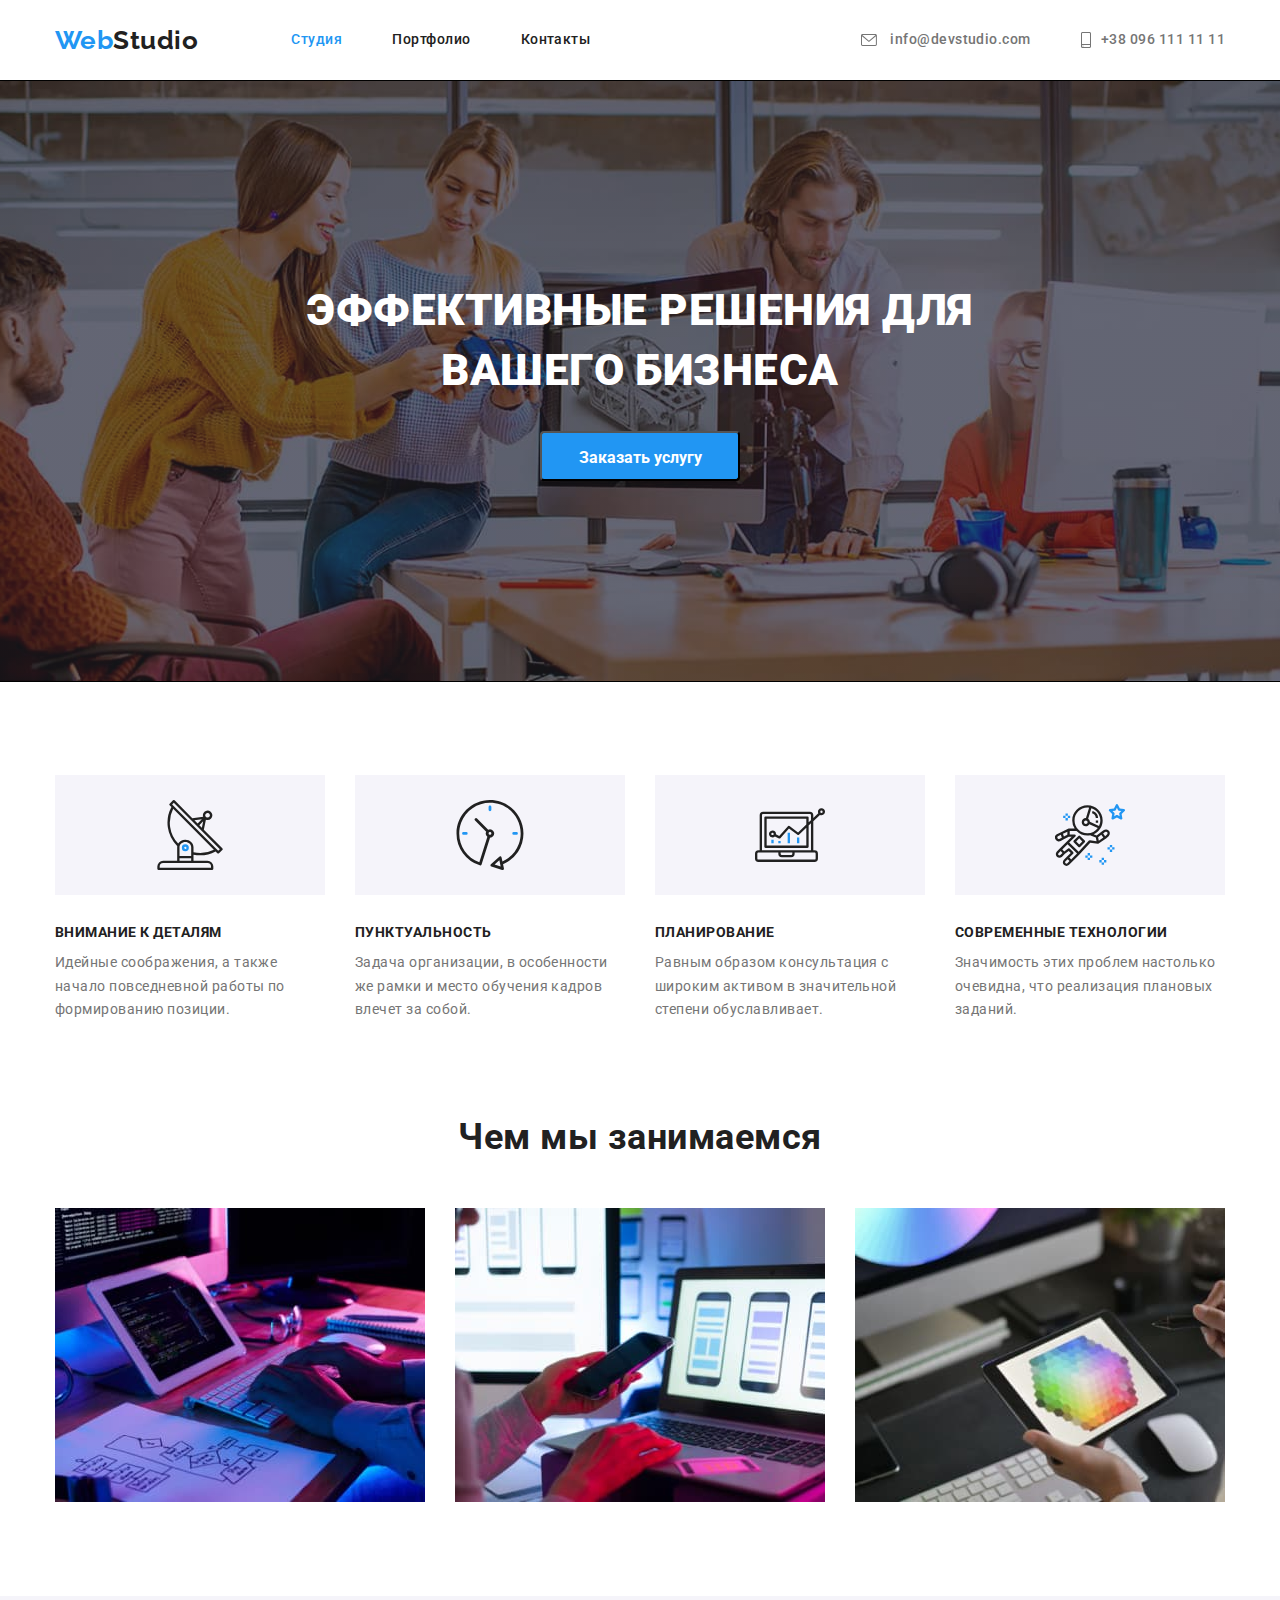
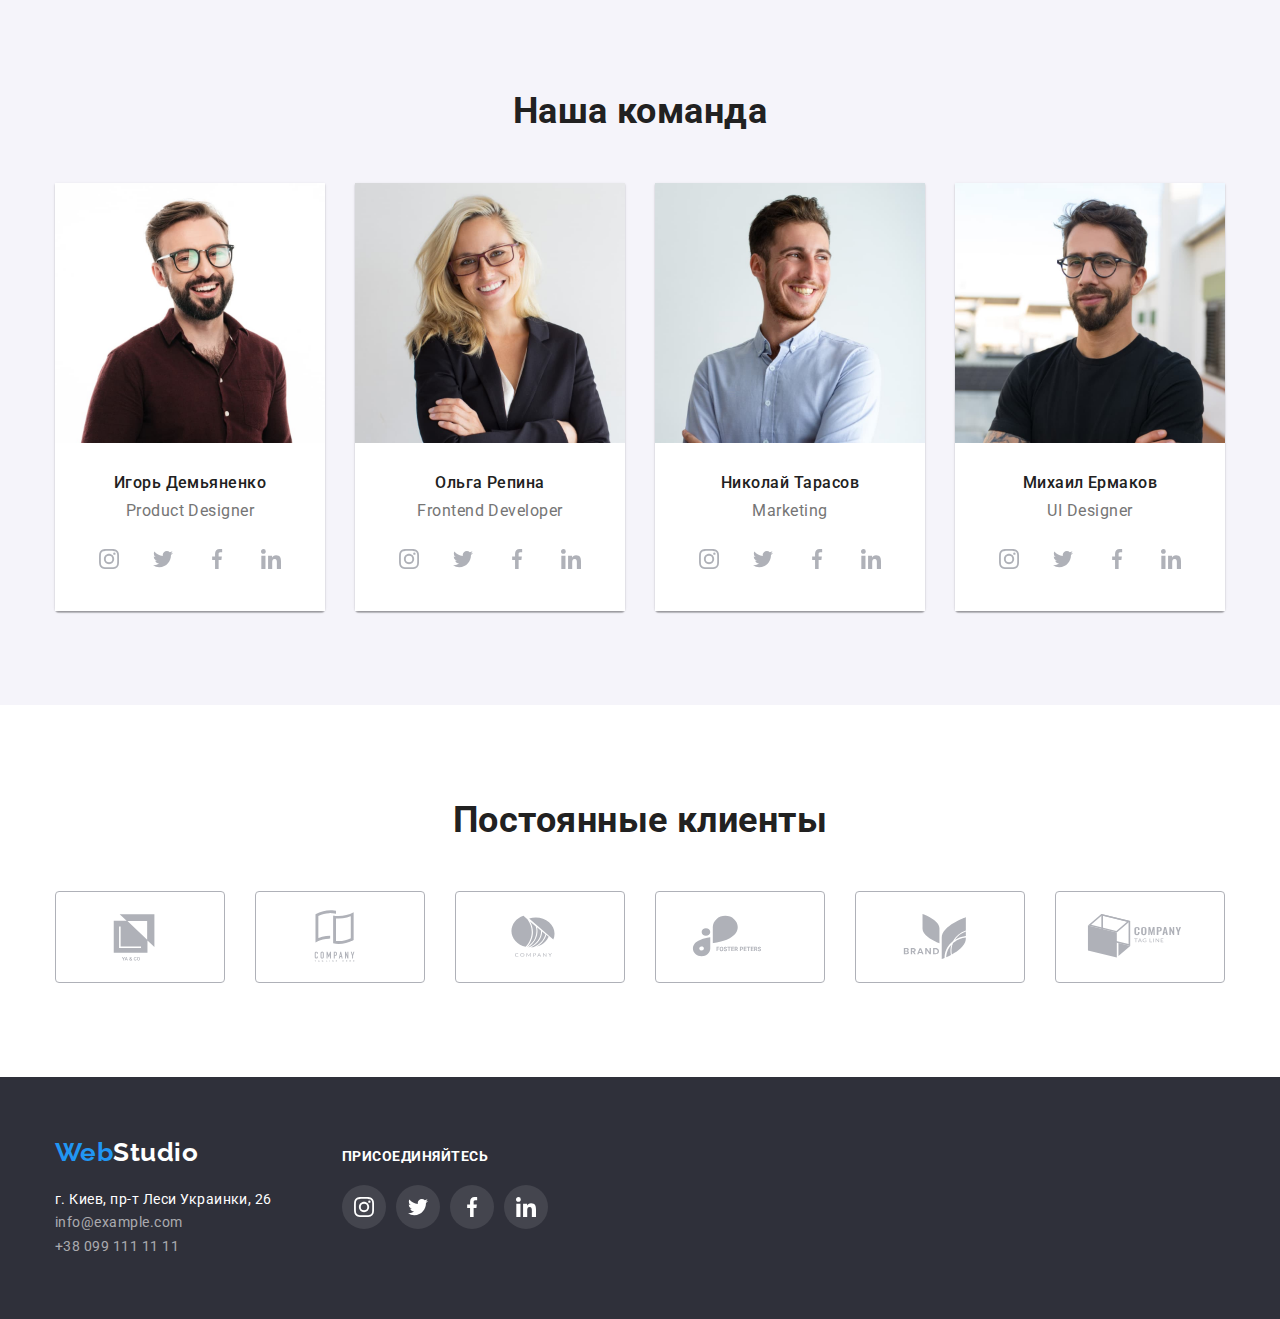
<file: index.html>
<!DOCTYPE html>
<html lang="ru">

<head>
  <meta charset="UTF-8" />
  <meta http-equiv="X-UA-Compatible" content="IE=edge" />
  <meta name="viewport" content="width=device-width, initial-scale=1.0" />
  <title>WebStudio</title>
  <link rel="preconnect" href="https://fonts.googleapis.com" />
  <link rel="preconnect" href="https://fonts.gstatic.com" crossorigin />
  <link rel="preconnect" href="https://fonts.googleapis.com" />
  <link rel="preconnect" href="https://fonts.gstatic.com" crossorigin />
  <link href="https://fonts.googleapis.com/css2?family=Raleway:wght@700&family=Roboto:wght@400;500;700;900&display=swap"
    rel="stylesheet" />
  <link rel="stylesheet" href="https://cdnjs.cloudflare.com/ajax/libs/modern-normalize/1.1.0/modern-normalize.css" />
  <link rel="stylesheet" href="./css/styles.css" />
</head>

<body>
  <!--Header section-->
  <header class="border">
    <div class="header container">
      <a class="header logo" href="" lang="en">Web<span class="logo-accent">Studio</span></a>
      <nav class="header-nav">
        <ul class="list header-list">
          <li><a class="header-link current" href="./index.html">Студия</a></li>
          <li><a class="header-link" href="./portfolio.html">Портфолио</a></li>
          <li><a class="header-link" href="#contacts">Контакты</a></li>
        </ul>
      </nav>
      <ul class="header-contacts-nav list">
        <li class="header-mail">
          <a href="mailto:info@devstudio.com"><svg class="mail-icon icon" width="16" height="12">
              <use href="./images/icons.svg#envelope"></use>
            </svg>
            info@devstudio.com</a>
        </li>
        <li class="header-phone">
          <a href="tel:+380961111111"><svg class="tel-icon icon" width="10" height="16">
              <use href="./images/icons.svg#smartphone"></use>
            </svg>+38 096 111 11 11</a>
        </li>
      </ul>
    </div>
  </header>
  <!-- Main section -->
  <main>
    <!--Hero-->
    <section class="hero-section">
      <div class="container hero-container">
        <h1 class="hero-title">Эффективные решения для вашего бизнеса</h1>
        <button class="hero-button" type="button">Заказать услугу</button>
      </div>
    </section>

    <!--Features-->
    <section class="features section">
      <div class="container">
        <h2 class="visually-hidden">Преимущества</h2>
        <ul class="features-list list">
          <li class="features-item">
            <div class="features-icon-container">
              <svg class="antenna-icon" width="70" height="70">
                <use href="./images/icons.svg#antenna"></use>
              </svg>
            </div>
            <h3 class="features-item-title">Внимание к деталям</h3>
            <p class="features-descr">
              Идейные соображения, а также начало повседневной работы по формированию позиции.
            </p>
          </li>
          <li class="features-item">
            <div class="features-icon-container">
              <svg class="clock-icon" width="70" height="70">
                <use href="./images/icons.svg#clock"></use>
              </svg>
            </div>
            <h3 class="features-item-title">Пунктуальность</h3>
            <p class="features-descr">
              Задача организации, в особенности же рамки и место обучения кадров влечет за собой.
            </p>
          </li>
          <li class="features-item">
            <div class="features-icon-container">
              <svg class="diagram-icon" width="70" height="70">
                <use href="./images/icons.svg#diagram"></use>
              </svg>
            </div>
            <h3 class="features-item-title">Планирование</h3>
            <p class="features-descr">
              Равным образом консультация с широким активом в значительной степени обуславливает.
            </p>
          </li>
          <li class="features-item">
            <div class="features-icon-container">
              <svg class="astronaut-icon" width="70" height="70">
                <use href="./images/icons.svg#astronaut"></use>
              </svg>
            </div>
            <h3 class="features-item-title">Современные технологии</h3>
            <p class="features-descr">
              Значимость этих проблем настолько очевидна, что реализация плановых заданий.
            </p>
          </li>
        </ul>
      </div>
    </section>
    <!--About -->
    <section class="about section">
      <div class="container">
        <h2 class="about-title">Чем мы занимаемся</h2>
        <ul class="about-list list">
          <li class="about-item">
            <img class="about-img" src="./images/about/box1.jpg" alt="Разрабатываем сайты" width="370" height="294" />
          </li>
          <li class="about-item">
            <img class="about-img" src="./images/about/box2.jpg" alt="Адаптируем сайты под разные устройства"
              width="370" height="294" />
          </li>
          <li class="about-item">
            <img class="about-img" src="./images/about/box3.jpg" alt="Оформляем дизайн" width="370" height="294" />
          </li>
        </ul>
      </div>
    </section>
    <!--Team-->
    <section class="team section">
      <div class="container">
        <h2 class="team-title">Наша команда</h2>
        <ul class="team-list list">
          <li class="team-item">
            <img class="team-img" src="./images/team/team1.jpg" alt="Дизайнер проекта" width="270" height="260" />
            <div class="team-card-descr">
              <h3 class="team-uppertitle">Игорь Демьяненко</h3>
              <p class="team-item-title" lang="en">Product Designer</p>
              <ul class="socials list">
                <li class="socials-item">
                  <a class="socials-link link" href="" target="_blank" rel="noopener noreferrer" aria-label="instagram">
                    <svg class="socials-icon" width="20" height="20">
                      <use href="./images/icons.svg#instagram"></use>
                    </svg></a>
                </li>
                <li class="socials-item">
                  <a class="socials-link link" href="" target="_blank" rel="noopener noreferrer"
                    aria-label="twitter"><svg class="socials-icon" width="20" height="20">
                      <use href="./images/icons.svg#twitter"></use>
                    </svg></a>
                </li>
                <li class="socials-item">
                  <a class="socials-link link" href="" target="_blank" rel="noopener noreferrer"
                    aria-label="facebook"><svg class="socials-icon" width="20" height="20">
                      <use href="./images/icons.svg#facebook"></use>
                    </svg></a>
                </li>
                <li class="socials-item">
                  <a class="socials-link link" href="" target="_blank" rel="noopener noreferrer"
                    aria-label="linkedin"><svg class="socials-icon" width="20" height="20">
                      <use href="./images/icons.svg#linkedin"></use>
                    </svg></a>
                </li>
              </ul>
            </div>
          </li>
          <li class="team-item">
            <img class="team-img" src="./images/team/team2.jpg" alt="Фронтенд разработчик" width="270" height="260" />
            <div class="team-card-descr">
              <h3 class="team-uppertitle">Ольга Репина</h3>
              <p class="team-item-title" lang="en">Frontend Developer</p>
              <ul class="socials list">
                <li class="socials-item">
                  <a class="socials-link link" href="" target="_blank" rel="noopener noreferrer" aria-label="instagram">
                    <svg class="socials-icon" width="20" height="20">
                      <use href="./images/icons.svg#instagram"></use>
                    </svg></a>
                </li>
                <li class="socials-item">
                  <a class="socials-link link" href="" target="_blank" rel="noopener noreferrer"
                    aria-label="twitter"><svg class="socials-icon" width="20" height="20">
                      <use href="./images/icons.svg#twitter"></use>
                    </svg></a>
                </li>
                <li class="socials-item">
                  <a class="socials-link link" href="" target="_blank" rel="noopener noreferrer"
                    aria-label="facebook"><svg class="socials-icon" width="20" height="20">
                      <use href="./images/icons.svg#facebook"></use>
                    </svg></a>
                </li>
                <li class="socials-item">
                  <a class="socials-link link" href="" target="_blank" rel="noopener noreferrer"
                    aria-label="linkedin"><svg class="socials-icon" width="20" height="20">
                      <use href="./images/icons.svg#linkedin"></use>
                    </svg></a>
                </li>
              </ul>
            </div>
          </li>
          <li class="team-item">
            <img class="team-img" src="./images/team/team3.jpg" alt="Маркетолог" width="270" height="260" />
            <div class="team-card-descr">
              <h3 class="team-uppertitle">Николай Тарасов</h3>
              <p class="team-item-title" lang="en">Marketing</p>
              <ul class="socials list">
                <li class="socials-item">
                  <a class="socials-link link" href="" target="_blank" rel="noopener noreferrer" aria-label="instagram">
                    <svg class="socials-icon" width="20" height="20">
                      <use href="./images/icons.svg#instagram"></use>
                    </svg></a>
                </li>
                <li class="socials-item">
                  <a class="socials-link link" href="" target="_blank" rel="noopener noreferrer"
                    aria-label="twitter"><svg class="socials-icon" width="20" height="20">
                      <use href="./images/icons.svg#twitter"></use>
                    </svg></a>
                </li>
                <li class="socials-item">
                  <a class="socials-link link" href="" target="_blank" rel="noopener noreferrer"
                    aria-label="facebook"><svg class="socials-icon" width="20" height="20">
                      <use href="./images/icons.svg#facebook"></use>
                    </svg></a>
                </li>
                <li class="socials-item">
                  <a class="socials-link link" href="" target="_blank" rel="noopener noreferrer"
                    aria-label="linkedin"><svg class="socials-icon" width="20" height="20">
                      <use href="./images/icons.svg#linkedin"></use>
                    </svg></a>
                </li>
              </ul>
            </div>
          </li>
          <li class="team-item">
            <img class="team-img" src="./images/team/team4.jpg" alt="Дизайнер пользовательского интерфейса" width="270"
              height="260" />
            <div class="team-card-descr">
              <h3 class="team-uppertitle">Михаил Ермаков</h3>
              <p class="team-item-title" lang="en">UI Designer</p>
              <ul class="socials list">
                <li class="socials-item">
                  <a class="socials-link link" href="" target="_blank" rel="noopener noreferrer" aria-label="instagram">
                    <svg class="socials-icon" width="20" height="20">
                      <use href="./images/icons.svg#instagram"></use>
                    </svg></a>
                </li>
                <li class="socials-item">
                  <a class="socials-link link" href="" target="_blank" rel="noopener noreferrer"
                    aria-label="twitter"><svg class="socials-icon" width="20" height="20">
                      <use href="./images/icons.svg#twitter"></use>
                    </svg></a>
                </li>
                <li class="socials-item">
                  <a class="socials-link link" href="" target="_blank" rel="noopener noreferrer"
                    aria-label="facebook"><svg class="socials-icon" width="20" height="20">
                      <use href="./images/icons.svg#facebook"></use>
                    </svg></a>
                </li>
                <li class="socials-item">
                  <a class="socials-link link" href="" target="_blank" rel="noopener noreferrer"
                    aria-label="linkedin"><svg class="socials-icon" width="20" height="20">
                      <use href="./images/icons.svg#linkedin"></use>
                    </svg></a>
                </li>
              </ul>
            </div>
          </li>
        </ul>
      </div>
    </section>
    <section class="section clients">
      <div class="container">
        <h2 class="clients-title">Постоянные клиенты</h2>
        <ul class="clients-list list">
          <li class="clients-item">
            <a class="clients-link link" href="" target="_blank" rel="noopener noreferrer"
              aria-label="Логотип компании">
              <svg class="clients-icon icon" width="106" height="60">
                <use href="./images/icons.svg#logo-1"></use>
              </svg></a>
          </li>
          <li class="clients-item">
            <a class="clients-link link" href="" target="_blank" rel="noopener noreferrer"
              aria-label="Логотип компании">
              <svg class="clients-icon icon" width="106" height="60">
                <use href="./images/icons.svg#logo-2"></use>
              </svg></a>
          </li>
          <li class="clients-item">
            <a class="clients-link link" href="" target="_blank" rel="noopener noreferrer"
              aria-label="Логотип компании">
              <svg class="clients-icon icon" width="106" height="60">
                <use href="./images/icons.svg#logo-3"></use>
              </svg></a>
          </li>
          <li class="clients-item">
            <a class="clients-link link" href="" target="_blank" rel="noopener noreferrer"
              aria-label="Логотип компании">
              <svg class="clients-icon icon" width="106" height="60">
                <use href="./images/icons.svg#logo-4"></use>
              </svg></a>
          </li>
          <li class="clients-item">
            <a class="clients-link link" href="" target="_blank" rel="noopener noreferrer"
              aria-label="Логотип компании">
              <svg class="clients-icon icon" width="106" height="60">
                <use href="./images/icons.svg#logo-5"></use>
              </svg></a>
          </li>
          <li class="clients-item">
            <a class="clients-link link" href="" target="_blank" rel="noopener noreferrer"
              aria-label="Логотип компании">
              <svg class="clients-icon icon" width="106" height="60">
                <use href="./images/icons.svg#logo-6"></use>
              </svg></a>
          </li>
        </ul>
      </div>
    </section>
  </main>
  <!--footer-->
  <footer class="footer" id="contacts">
    <div class="container footer-block">
      <div class="footer-adress">
        <a class="footer-logo link" href="" lang="en">Web<span class="footer-logo-accent">Studio</span></a>
        <address class="address">
          <p>г. Киев, пр-т Леси Украинки, 26</p>
          <a class="email-link link" href="info@example.com">info@example.com</a>
          <a class="tel-link link" href="tel:+38091111111">+38 099 111 11 11</a>
        </address>
      </div>
      <div class="social-links">
        <h2 class="social-title">присоединяйтесь</h2>
        <ul class="socials list">
          <li class="social-item">
            <a class="social-link link" href="" target="_blank" rel="noopener noreferrer" aria-label="instagram">
              <svg class="socials-icon" width="20" height="20">
                <use href="./images/icons.svg#instagram"></use>
              </svg></a>
          </li>
          <li class="social-item">
            <a class="social-link link" href="" target="_blank" rel="noopener noreferrer" aria-label="twitter"><svg
                class="socials-icon" width="20" height="20">
                <use href="./images/icons.svg#twitter"></use>
              </svg></a>
          </li>
          <li class="socials-item">
            <a class="social-link link" href="" target="_blank" rel="noopener noreferrer" aria-label="facebook"><svg
                class="socials-icon" width="20" height="20">
                <use href="./images/icons.svg#facebook"></use>
              </svg></a>
          </li>
          <li class="socials-item">
            <a class="social-link link" href="" target="_blank" rel="noopener noreferrer" aria-label="linkedin"><svg
                class="socials-icon" width="20" height="20">
                <use href="./images/icons.svg#linkedin"></use>
              </svg></a>
          </li>
        </ul>
      </div>
    </div>
    </div>
  </footer>
</body>

</html>
</file>
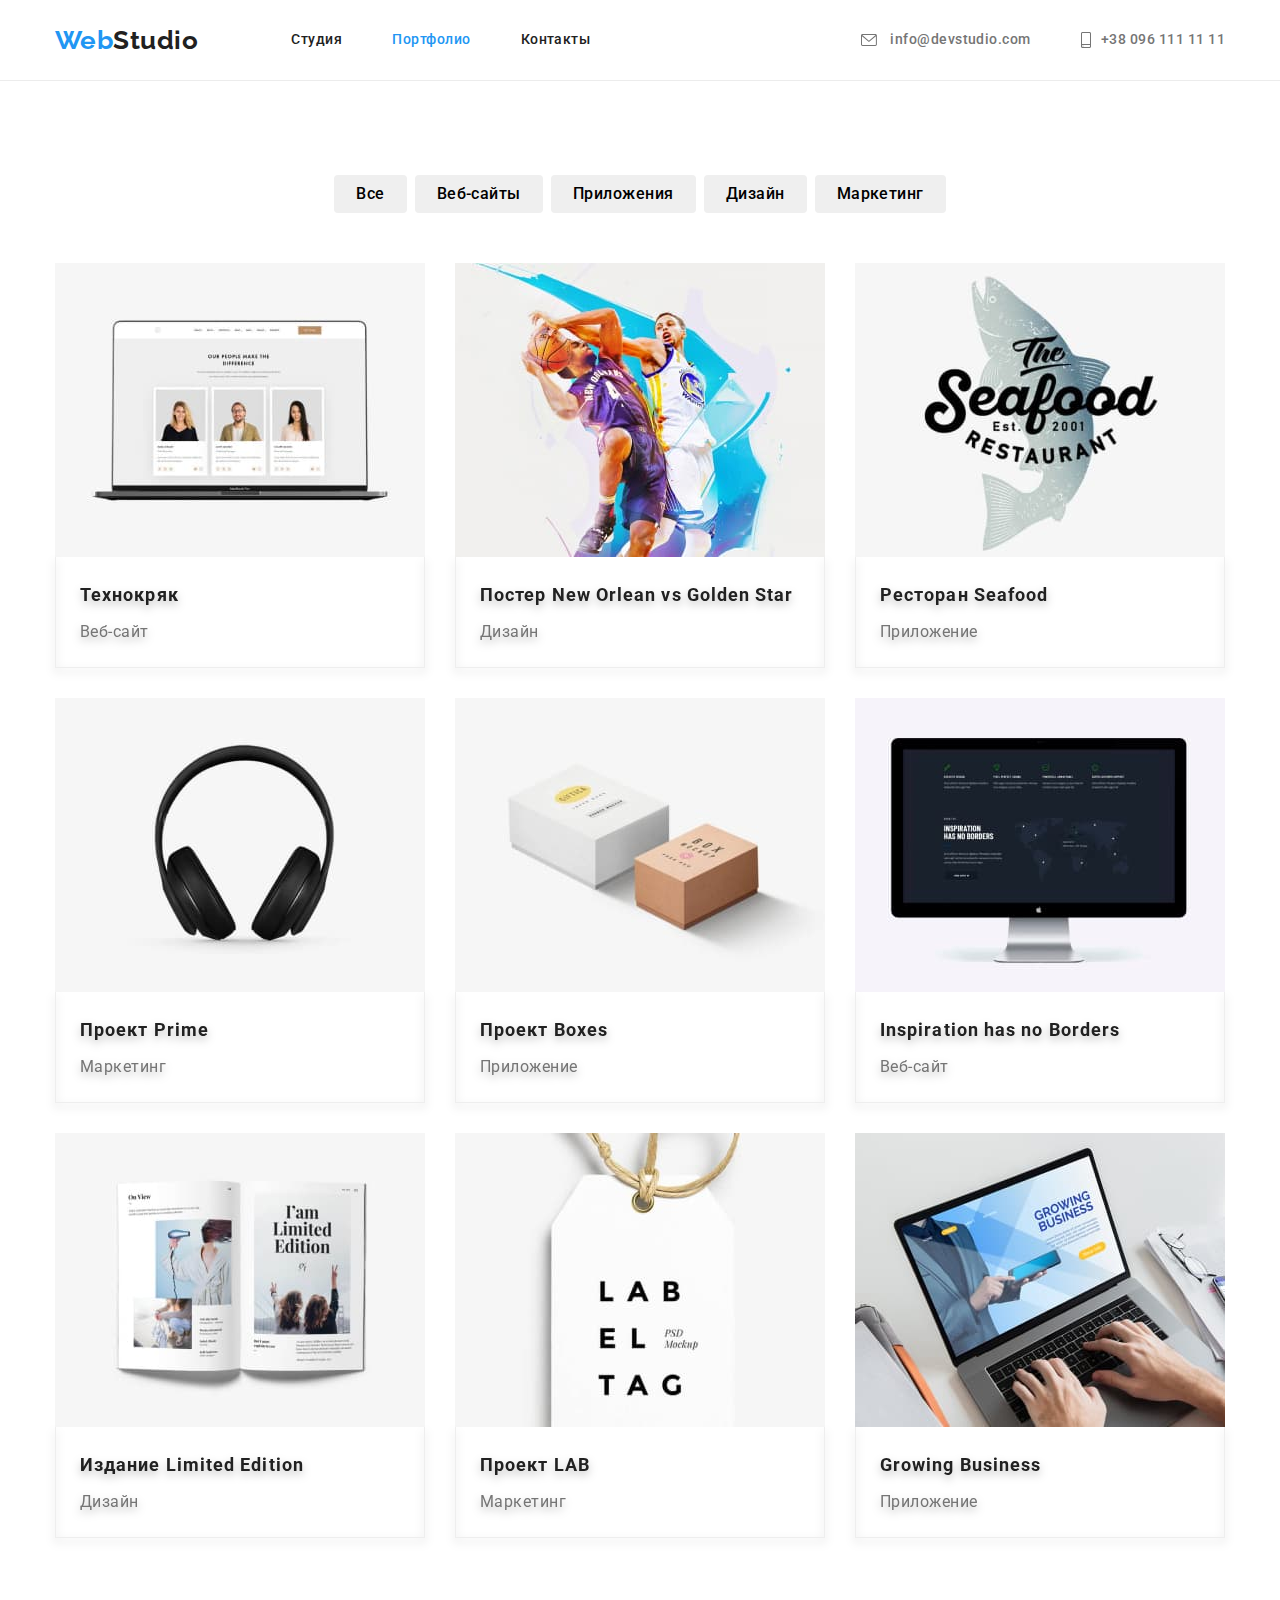
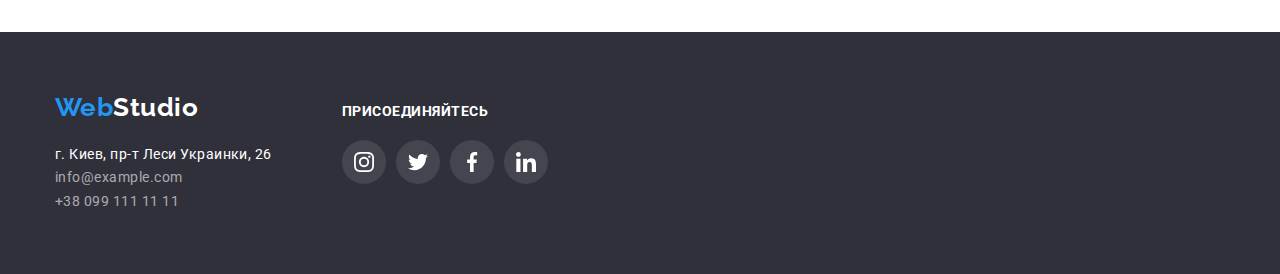
<file: portfolio.html>
<!DOCTYPE html>
<html lang="ru">
  <head>
    <meta charset="UTF-8" />
    <meta http-equiv="X-UA-Compatible" content="IE=edge" />
    <meta name="viewport" content="width=device-width, initial-scale=1.0" />
    <title>Portfolio</title>
    <link rel="preconnect" href="https://fonts.googleapis.com" />
    <link rel="preconnect" href="https://fonts.gstatic.com" crossorigin />
    <link rel="preconnect" href="https://fonts.googleapis.com" />
    <link rel="preconnect" href="https://fonts.gstatic.com" crossorigin />
    <link
      href="https://fonts.googleapis.com/css2?family=Raleway:wght@700&family=Roboto:wght@400;500;700;900&display=swap"
      rel="stylesheet"
    />
    <link
      rel="stylesheet"
      href="https://cdnjs.cloudflare.com/ajax/libs/modern-normalize/1.1.0/modern-normalize.css"
    />
    <link rel="stylesheet" href="./css/styles.css" />
  </head>

  <body>
    <!-- Top line -->
    <header class="border">
      <div class="header container">
        <a class="header logo" href="" lang="en">Web<span class="logo-accent">Studio</span></a>
        <nav class="header-nav">
          <ul class="list header-list">
            <li><a class="header-link" href="./index.html">Студия</a></li>
            <li><a class="header-link current" href="./portfolio.html">Портфолио</a></li>
            <li><a class="header-link" href="#contacts">Контакты</a></li>
          </ul>
        </nav>
        <ul class="header-contacts-nav list">
          <li class="header-mail">
            <a href="mailto:info@devstudio.com"
              ><svg class="mail-icon icon" width="16" height="12">
                <use href="./images/icons.svg#envelope"></use>
              </svg>
              info@devstudio.com</a
            >
          </li>
          <li class="header-phone">
            <a href="tel:+380961111111"
              ><svg class="tel-icon icon" width="10" height="16">
                <use href="./images/icons.svg#smartphone"></use></svg
              >+38 096 111 11 11</a
            >
          </li>
        </ul>
      </div>
    </header>

    <!-- Main section -->
    <main>
      <!-- Our works -->
      <section class="section">
        <div class="container">
          <!-- Hiden title -->
          <h1 class="visually-hidden">Portfolio</h1>
          <!-- Filter -->
          <ul class="filter list">
            <li><button class="btn" type="button">Все</button></li>
            <li><button class="btn" type="button">Веб-сайты</button></li>
            <li><button class="btn" type="button">Приложения</button></li>
            <li><button class="btn" type="button">Дизайн</button></li>
            <li><button class="btn" type="button">Маркетинг</button></li>
          </ul>
<!-- Projects -->
          <ul class="project list">
            <li class="project-cards item">
              <a class="card-link" href="#">
                <img
                  src="./images/studio/сайт_технокряк.jpg"
                  width="370"
                  height="294"
                  alt="на экране ноутбука изображения людей"
                />
                <div class="card-descr">
                  <h2 class="project-title">Технокряк</h2>
                  <p class="project-text">Веб-сайт</p>
                </div>
              </a>
            </li>
            <li class="project-cards item">
              <a class="card-link" href="#">
                <img
                  src="./images/studio/дизайн_постера.jpg"
                  width="370"
                  height="294"
                  alt="на постере 2 мужчины играют в баскетбол"
                />
                <div class="card-descr">
                  <h2 class="project-title">Постер New Orlean vs Golden Star</h2>
                  <p class="project-text">Дизайн</p>
                </div>
              </a>
            </li>
            <li class="project-cards item">
              <a class="card-link" href="#">
                <img
                  src="./images/studio/ресторан.jpg"
                  width="370"
                  height="294"
                  alt="на логотипе ресторана изображена рыба"
                />
                <div class="card-descr">
                  <h2 class="project-title">Ресторан Seafood</h2>
                  <p class="project-text">Приложение</p>
                </div>
              </a>
            </li>
            <li class="project-cards item">
              <a class="card-link" href="#">
                <img
                  src="./images/studio/проэкт_прайм.jpg"
                  width="370"
                  height="294"
                  alt="наушники"
                />
                <div class="card-descr">
                  <h2 class="project-title">Проект Prime</h2>
                  <p class="project-text">Маркетинг</p>
                </div>
              </a>
            </li>
            <li class="project-cards item">
              <a class="card-link" href="#">
                <img
                  src="./images/studio/проект_коробки.jpg"
                  width="370"
                  height="294"
                  alt="две коробки"
                />
                <div class="card-descr">
                  <h2 class="project-title">Проект Boxes</h2>
                  <p class="project-text">Приложение</p>
                </div>
              </a>
            </li>
            <li class="project-cards item">
              <a class="card-link" href="#">
                <img src="./images/studio/Inspiration.jpg" width="370" height="294" alt="монитор" />
                <div class="card-descr">
                  <h2 class="project-title">Inspiration has no Borders</h2>
                  <p class="project-text">Веб-сайт</p>
                </div>
              </a>
            </li>
            <li class="project-cards item">
              <a class="card-link" href="#">
                <img
                  src="./images/studio/издание.jpg"
                  width="370"
                  height="294"
                  alt="книжка с рисунками"
                />
                <div class="card-descr">
                  <h2 class="project-title">Издание Limited Edition</h2>
                  <p class="project-text">Дизайн</p>
                </div>
              </a>
            </li>
            <li class="project-cards item">
              <a class="card-link" href="#">
                <img
                  src="./images/studio/проект_лаб.jpg"
                  width="370"
                  height="294"
                  alt="ярлык с логотипом"
                />
                <div class="card-descr">
                  <h2 class="project-title">Проект LAB</h2>
                  <p class="project-text">Маркетинг</p>
                </div>
              </a>
            </li>
            <li class="project-cards item">
              <a class="card-link" href="#">
                <img
                  src="./images/studio/развивающийся_бизнес.jpg"
                  width="370"
                  height="294"
                  alt="на ноутбуке работает человек"
                />
                <div class="card-descr">
                  <h2 class="project-title">Growing Business</h2>
                  <p class="project-text">Приложение</p>
                </div>
              </a>
            </li>
          </ul>
        </div>
      </section>
    </main>
    <!--footer-->
    <footer class="footer" id="contacts">
    <div class="container footer-block">
      <div class="footer-adress">
        <a class="footer-logo link" href="" lang="en">Web<span class="footer-logo-accent">Studio</span></a>
        <address class="address">
          <p>г. Киев, пр-т Леси Украинки, 26</p>
          <a class="email-link link" href="info@example.com">info@example.com</a>
          <a class="tel-link link" href="tel:+38091111111">+38 099 111 11 11</a>
        </address>
      </div>
      <div class="social-links">
        <h2 class="social-title">присоединяйтесь</h2>
        <ul class="socials list">
          <li class="social-item">
            <a class="social-link link" href="" target="_blank" rel="noopener noreferrer" aria-label="instagram">
              <svg class="socials-icon" width="20" height="20">
                <use href="./images/icons.svg#instagram"></use>
              </svg></a>
          </li>
          <li class="social-item">
            <a class="social-link link" href="" target="_blank" rel="noopener noreferrer" aria-label="twitter"><svg
                class="socials-icon" width="20" height="20">
                <use href="./images/icons.svg#twitter"></use>
              </svg></a>
          </li>
          <li class="socials-item">
            <a class="social-link link" href="" target="_blank" rel="noopener noreferrer" aria-label="facebook"><svg
                class="socials-icon" width="20" height="20">
                <use href="./images/icons.svg#facebook"></use>
              </svg></a>
          </li>
          <li class="socials-item">
            <a class="social-link link" href="" target="_blank" rel="noopener noreferrer" aria-label="linkedin"><svg
                class="socials-icon" width="20" height="20">
                <use href="./images/icons.svg#linkedin"></use>
              </svg></a>
          </li>
        </ul>
      </div>
    </div>
    </div>
  </footer>
  </body>
</html>
</file>
<file: css/styles.css>
:root {
  /* Color */
  --primary-color: #757575;
  --secondary-color: #212121;
  --accent-color: #2196f3;
  --logo-color: #000000;
  --primary-white-color: #ffffff;
  --bg-darkgrey-color: #2f303a;
  --secondary-bg-color: #f5f4fa;
  --header-border: #ececec;
  --card-border: #eeeeee;
  --indent: 30px;
  --filter-indent: 8px;
  --main-font-family: 'Roboto', sans-serif;
  --logo-font: 'Raleway', sans-serif;
  --items: 3;
  --icon-color: #afb1b8;
  --hero-bg-color: #c4c4c4;
}

body {
  font-family: var(--main-font-family);
  color: var(--primary-color);
  letter-spacing: 0.03em;
}

a {
  text-decoration: none;
  color: currentColor;
}

h1,
h2,
h3,
h4,
h5,
h6,
p {
  margin: 0;
}
ul,
ol {
  list-style: none;
  padding: 0;
  margin: 0;
}
img {
  display: block;
}

.list {
  list-style: none;
  padding: 0;
  margin: 0;
}

.link {
  text-decoration: none;
  color: currentColor;
}

/* Base styles */
.container {
  width: 1200px;
  padding-left: 15px;
  padding-right: 15px;
  margin: 0 auto;
  /* outline: 2px solid red;
  outline-offset: -2px; */
}
.border {
  border-bottom: 1px solid var(--header-border);
}
.header {
  display: flex;
  align-items: center;
}

.header-contacts-nav {
  display: flex;
  align-items: baseline;
}
.header .logo {
  color: var(--accent-color);
  margin-right: 93px;
}
.logo {
  font-family: 'Raleway';
  font-weight: 700;
  font-size: 26px;
  line-height: 1.19;
}

.logo-accent {
  color: var(--secondary-color);
}

.header-nav {
  margin-right: auto;
}

/* Nav site */
.header-link {
  display: block;
  padding-top: 32px;
  padding-bottom: 32px;
}
.header-list {
  color: var(--secondary-color);
  font-weight: 500;
  font-size: 14px;
  line-height: 1.14;
}
.header-list {
  display: flex;
  gap: 50px;
}

.header-list :hover,
.header-list :focus {
  color: var(--accent-color);
}

.header-list .current {
  color: var(--accent-color);
}

.header-mail {
  /* padding: 32px 0; */
  margin-right: 50px;
}

/* Nav contacts  */
/* Icons header */
.icon {
  display: inline-block;
  fill: currentColor;
  margin-right: 10px;
  vertical-align: middle;
}
/* .header-phone {
  align-items: center;
} */

.contacts-mail,
.contacts-phone {
  align-items: baseline;
}

.header-mail,
.header-phone {
  color: var(--description-color);
  font-weight: 500;
  font-size: 14px;
  line-height: 1.14;
}

.header-contacts-nav :hover,
.header-contacts-nav :focus {
  color: var(--accent-color);
}

/* Section Hero*/

.hero-section {
  padding: 200px 0;
  background-color: var(--bg-darkgrey-color);
  color: var(--primary-white-color);
  line-height: 1.36;
  text-align: center;
  text-transform: uppercase;
  max-width: 1600px;
  margin-left: auto;
  margin-right: auto;
  outline: 1px solid black;
  background-image: linear-gradient(to right, rgba(47, 48, 58, 0.4), rgba(47, 48, 58, 0.4)),
    url(../images/hero/hero.jpg);
  background-repeat: no-repeat;
  background-position: center;
  background-size: cover;
  background-color: var(--hero-bg-color);
}

.hero-title {
  font-weight: 900;
  font-size: 44px;
  max-width: 696px;
  margin: 0 auto;
  margin-bottom: var(--indent);
}

.hero-button {
  display: inline-block;
  min-width: 200px;
  max-width: 250px;
  max-height: 50px;
  border-radius: 4px;
  padding: 10px 32px;
  color: var(--primary-white-color);
  background-color: var(--accent-color);
  font-weight: 700;
  font-size: 16px;
  line-height: 1.88;
  align-items: center;
  box-shadow: 0px 4px 4px rgba(0, 0, 0, 0.15);
}

.hero-button:hover,
.hero-button:focus {
  background-color: #188ce8;
  cursor: pointer;
}

/* Features */
.section {
  padding-bottom: 94px;
  padding-top: 94px;
}
.visually-hidden {
  position: absolute;
  width: 1px;
  height: 1px;
  margin: -1px;
  border: 0;
  padding: 0;
  white-space: nowrap;
  clip-path: inset(100%);
  clip: rect(0 0 0 0);
  overflow: hidden;
}
.features-list {
  display: flex;
  /* flex-wrap: wrap; */
  align-items: center;
  justify-content: center;

  gap: var(--indent);
}
.features-list .features-item {
  width: 270px;
}
.features-icon-container {
  width: 270px;
  height: 120px;
  background-color: var(--secondary-bg-color);
  display: flex;
  align-items: center;
  justify-content: center;
  margin-bottom: var(--indent);
}

.features-item-title {
  color: var(--secondary-color);
  margin-bottom: 10px;
  font-weight: 700;
  font-size: 14px;
  line-height: 1.14;
  text-transform: uppercase;
}

.features-descr {
  color: var(--description-color);
  font-size: 14px;
  line-height: 1.71;
}

/* About */

.about.section {
  padding-top: 0;
}
.about-title {
  color: var(--secondary-color);
  margin-bottom: 50px;
  font-size: 36px;
  line-height: 1.17;
  text-align: center;
}
.about-list {
  display: flex;
  flex-wrap: wrap;
  gap: var(--indent);
}

/* Team */

.team-list {
  display: flex;
  flex-wrap: wrap;
  gap: var(--indent);
}
.team {
  background-color: var(--secondary-bg-color);
}
.team-title {
  color: var(--secondary-color);
  margin-bottom: 50px;
  font-size: 36px;
  line-height: 1.17;
  text-align: center;
}
.team-item {
  background-color: var(--secondary-bg-color);
  box-shadow: 0px 1px 3px rgba(0, 0, 0, 0.12), 0px 1px 1px rgba(0, 0, 0, 0.14),
    0px 2px 1px rgba(0, 0, 0, 0.2);
  border-bottom-left-radius: 4px;
  border-bottom-right-radius: 4px;
  border-radius: 0px 0px 4px 4px;
}

.team-uppertitle {
  color: var(--secondary-color);
  margin-bottom: 10px;
  font-weight: 500;
  font-size: 16px;
  line-height: 1.19;
  text-align: center;
}
.team-item-title {
  color: var(--primary-color);
  font-size: 16px;
  line-height: 1.18;
  text-align: center;
  margin-bottom: 16px;
}

.team-card-descr {
  padding: 30px 10px;
  background-color: var(--primary-white-color);
}
/* Socials icons */
.socials {
  display: flex;
  align-items: center;
  gap: 10px;
  justify-content: center;
}
.socials-link {
  display: flex;
  align-items: center;
  justify-content: center;
  width: 44px;
  height: 44px;
  color: var(--icon-color);
  border-radius: 50%;
}

.socials-link:hover,
.socials-link:focus {
  background-color: var(--accent-color);
  color: var(--primary-white-color);
}

.socials-icon {
  fill: currentColor;
}

.team-icon {
  display: flex;
  color: var(--icon-color);

  background-color: var(--primary-white-color);
  border-radius: 10%;
  margin-bottom: 42px;
}

/* Clients */
.clients-title {
  color: var(--secondary-color);
  font-size: 36px;
  line-height: 1.17;
  text-align: center;
}

.clients-item {
  display: block;
  justify-content: center;
  align-items: center;
}

.clients-title {
  text-align: center;
  margin-bottom: 50px;
}

.clients-list {
  display: flex;
  align-items: center;
  justify-content: center;
  gap: 30px;
}
.clients-link {
  display: flex;
  justify-content: center;
  align-items: center;
  width: 170px;
  height: 92px;
  color: var(--icon-color);
  border: 1px solid var(--icon-color);
  border-radius: 4px;
}
.client-icon {
  fill: currentColor;
}

.clients-link:hover,
.clients-link:focus {
  color: var(--accent-color);
  border: 1px solid var(--accent-color);
}

/* Footer */
/* .footer-container {
  display: flex;
} */
.social-links {
  display: flex;
  flex-direction: column;
}
.footer-block {
  display: flex;
  align-items: baseline;
}
.footer-adress {
  font-size: 14px;
  line-height: 1.71;
  display: flex;
  flex-direction: column;
  margin-right: 70px;
}

.footer:not(.logo) {
  background-color: var(--bg-darkgrey-color);
  color: var(--primary-white-color);
  padding: 60px 0;
}

.footer-logo {
  color: var(--accent-color);
  /* display: inline-block; */
  margin-bottom: 20px;
  margin-top: 0;
  font-family: 'Raleway';
  font-weight: 700;
  font-size: 26px;
  line-height: 1.19;
}

.logo {
  font-family: 'Raleway';
  font-weight: 700;
}
.footer-logo-accent {
  color: var(--primary-white-color);
}

.address {
  display: flex;
  flex-direction: column;
  font-style: normal;
}
.email-link {
  color: rgba(255, 255, 255, 0.6);
  font-size: 14px;
  line-height: 1.71;
}
.email-link:hover,
.email-link:focus {
  color: var(--accent-color);
}
.tel-link {
  color: rgba(255, 255, 255, 0.6);
  font-size: 14px;
  line-height: 1.71;
}
.tel-link:hover,
.tel-link:focus {
  color: var(--accent-color);
}

/* .contacts-container {
  display: flex;
} */

.social-title {
  font-weight: 700;
  font-size: 14px;
  line-height: 1.14;
  text-transform: uppercase;
  margin-bottom: 20px;
}
.socials {
  display: flex;
}

.social-link {
  align-items: baseline;
  display: flex;
  font-weight: 700;
  font-size: 14px;
  line-height: 1.14px;
  text-align: center;
  align-items: center;
  justify-content: center;
  width: 44px;
  height: 44px;
  color: var(--primary-white-color);
  background-color: rgba(255, 255, 255, 0.1);
  border-radius: 50%;
}

.social-links {
  box-sizing: border-box;
  display: flex;
}

.social-link:hover,
.social-link:focus {
  background-color: var(--accent-color);
  color: var(--primary-white-color);
}

.socials-icon {
  fill: currentColor;
}

/* Portfolio   */
.filter.list {
  display: flex;
  justify-content: center;
  gap: var(--filter-indent);
  margin-bottom: 50px;
}

.btn {
  padding: 6px 22px;
  font-family: inherit;
  font-weight: 500;
  font-size: 16px;
  line-height: 1.62;
  text-align: center;
  letter-spacing: inherit;
  border: none;
  border-radius: 4px;
}

.btn:hover,
.btn:focus {
  background-color: var(--accent-color);
  color: var(--primary-white-color);
  box-shadow: 0px 3px 1px rgba(0, 0, 0, 0.1), 0px 1px 2px rgba(0, 0, 0, 0.08),
    0px 2px 2px rgba(0, 0, 0, 0.12);
}

.btn.current {
  color: var(--accent-color);
  background-color: var(--primary-white-color);
}
.project.list {
  display: flex;
  flex-wrap: wrap;
  gap: var(--indent);
}

.project-cards.item {
  --items: 3;
}

.item {
  flex-basis: calc((100% - var (--indent) * (var(--items) -1)) / var(--items));
}

.project-text {
  color: var(--secondary-color);
}

.project-title {
  color: var(--secondary-color);
  font-weight: 700;
  font-size: 18px;
  line-height: 2;
  margin-bottom: 4px;
  letter-spacing: 0.06em;
}
.project-text {
  color: var(--primary-color);
  font-size: 16px;
  line-height: 1.87;
}

.card-descr {
  padding: 20px 24px;
  border: 1px solid var(--card-border);
  border-top: 0px;
  filter: drop-shadow(0px 4px 4px rgba(0, 0, 0, 0.25));
}
.card-link:hover,
.card-descr:hover,
.card-descr:focus,
.card-link:focus {
  box-shadow: 0px 1px 1px rgba(0, 0, 0, 0.12), 0px 4px 4px rgba(0, 0, 0, 0.06),
    1px 4px 6px rgba(0, 0, 0, 0.16);
}
</file>
